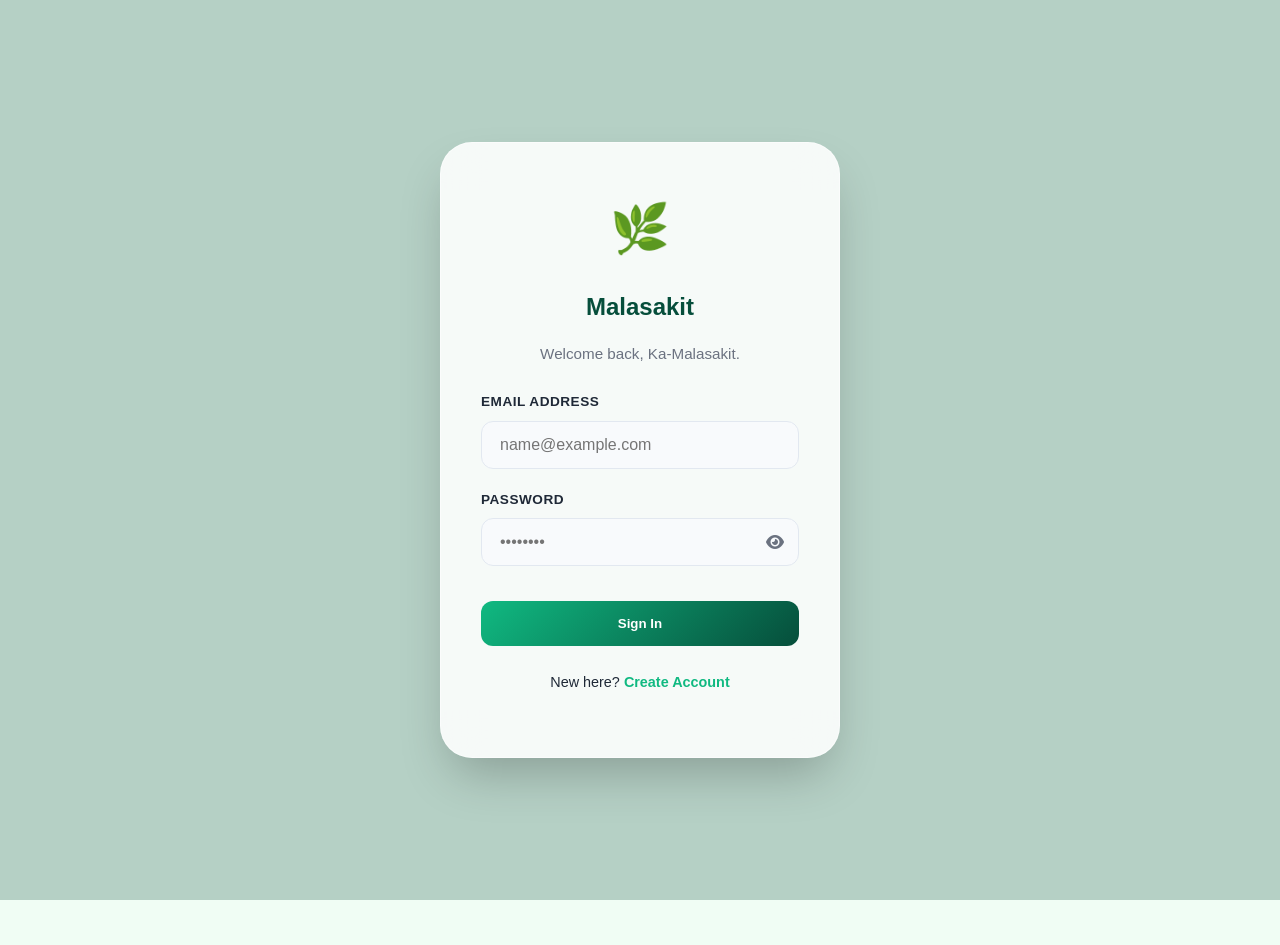
<file: MalasakitApp/login.html>
<!DOCTYPE html>
<html lang="en">
<head>
    <meta charset="UTF-8">
    <meta name="viewport" content="width=device-width, initial-scale=1.0">
    <title>Malasakit | Sign In</title>
    <link rel="stylesheet" href="style.css">
    <link href="https://fonts.googleapis.com/css2?family=Inter:wght@400;600;700&display=swap" rel="stylesheet">
    <link rel="stylesheet" href="https://cdnjs.cloudflare.com/ajax/libs/font-awesome/6.4.0/css/all.min.css">
    <style>
        .password-container {
            position: relative;
            display: flex;
            align-items: center;
        }
        .toggle-password {
            position: absolute;
            right: 15px;
            cursor: pointer;
            color: var(--text-light);
            transition: 0.3s;
            z-index: 10;
        }
        .toggle-password:hover {
            color: var(--mint);
        }
        /* Ensure input padding accounts for the icon */
        .password-container input {
            padding-right: 45px !important;
        }
    </style>
</head>
<body class="full-screen-bg">
    <div class="overlay"></div>

    <div class="glass-card fade-in">
        <div class="logo">🌿</div>
        <h2 style="color: var(--emerald); margin-bottom: 5px;">Malasakit</h2>
        <p style="color: var(--text-light); margin-bottom: 25px; font-size: 0.95rem;">Welcome back, Ka-Malasakit.</p>

        <form id="login-form">
            <div class="form-group" style="text-align: left;">
                <label>Email Address</label>
                <input type="email" placeholder="name@example.com" required>
            </div>
            
            <div class="form-group" style="text-align: left;">
                <label>Password</label>
                <div class="password-container">
                    <input type="password" id="login-password" placeholder="••••••••" required>
                    <i class="fa-solid fa-eye toggle-password" id="togglePassword"></i>
                </div>
            </div>

            <button type="submit" class="btn-glow">Sign In</button>
        </form>

        <p style="margin-top: 25px; font-size: 0.9rem; color: var(--text-main);">
            New here? <a href="signup.html" style="color: var(--mint); font-weight: 700; text-decoration: none;">Create Account</a>
        </p>
    </div>

    <script>
        // Show/Hide Toggle Logic
        const togglePassword = document.querySelector('#togglePassword');
        const password = document.querySelector('#login-password');

        togglePassword.addEventListener('click', function () {
            // toggle the type attribute
            const type = password.getAttribute('type') === 'password' ? 'text' : 'password';
            password.setAttribute('type', type);
            
            // toggle the icon
            this.classList.toggle('fa-eye');
            this.classList.toggle('fa-eye-slash');
        });

        // Form Submit
        document.getElementById('login-form').onsubmit = (e) => {
            e.preventDefault();
            window.location.href = "homepage.html";
        };
    </script>
</body>
</html>
</file>
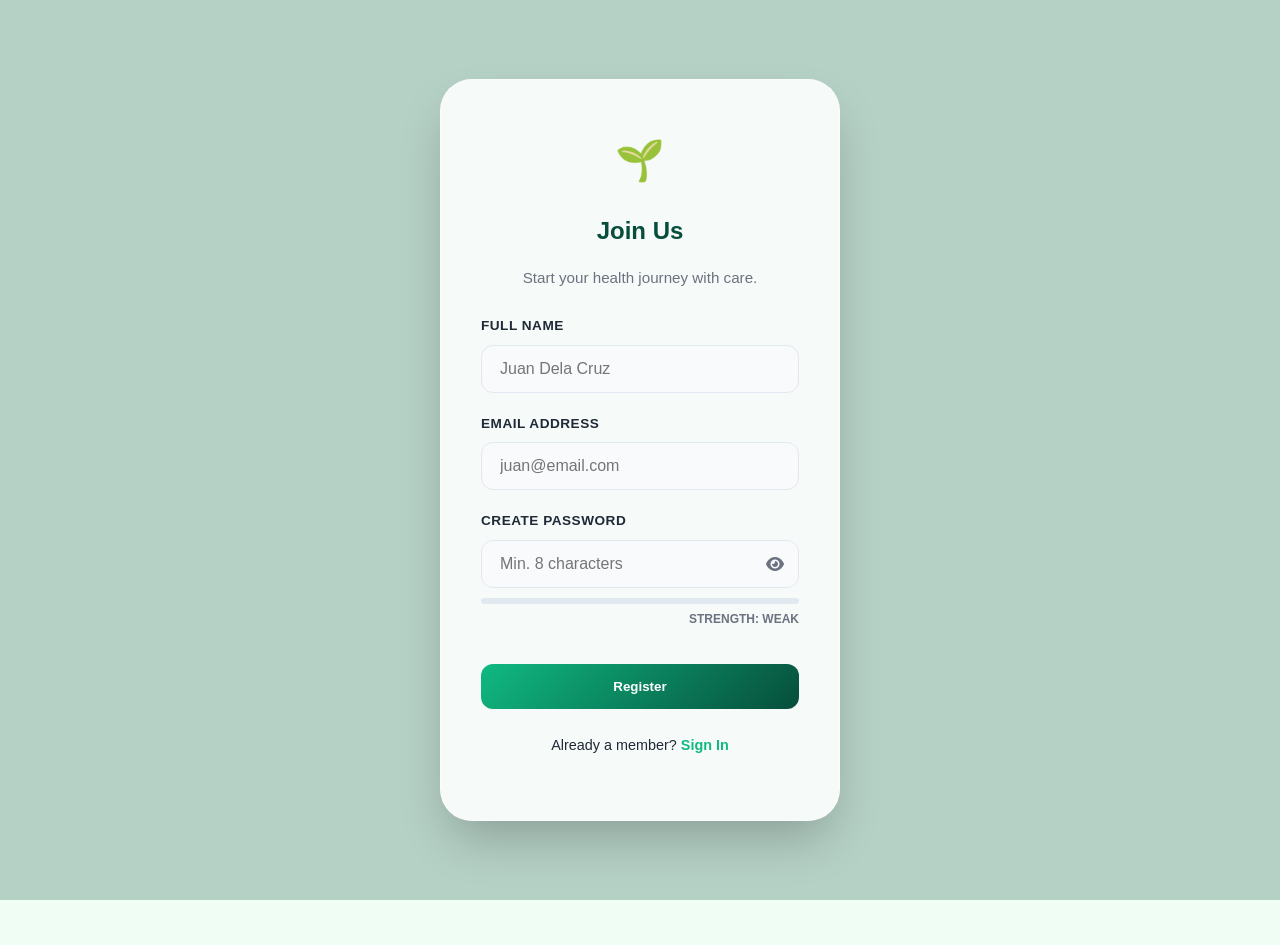
<file: MalasakitApp/signup.html>
<!DOCTYPE html>
<html lang="en">
<head>
    <meta charset="UTF-8">
    <meta name="viewport" content="width=device-width, initial-scale=1.0">
    <title>Malasakit | Join Us</title>
    <link rel="stylesheet" href="style.css">
    <link href="https://fonts.googleapis.com/css2?family=Inter:wght@400;600;700&display=swap" rel="stylesheet">
    <link rel="stylesheet" href="https://cdnjs.cloudflare.com/ajax/libs/font-awesome/6.4.0/css/all.min.css">
    <style>
        .password-wrapper {
            position: relative;
            display: flex;
            align-items: center;
        }
        .toggle-icon {
            position: absolute;
            right: 15px;
            cursor: pointer;
            color: var(--text-light);
            transition: 0.3s;
            z-index: 10;
        }
        .toggle-icon:hover {
            color: var(--mint);
        }
        .password-wrapper input {
            padding-right: 45px !important;
        }
    </style>
</head>
<body class="full-screen-bg">
    <div class="overlay"></div>

    <div class="glass-card fade-in">
        <div class="logo" style="font-size: 2.5rem;">🌱</div>
        <h2 style="color: var(--emerald); margin-bottom: 5px;">Join Us</h2>
        <p style="color: var(--text-light); margin-bottom: 25px; font-size: 0.95rem;">Start your health journey with care.</p>

        <form id="signup-form">
            <div class="form-group" style="text-align: left;">
                <label>Full Name</label>
                <input type="text" placeholder="Juan Dela Cruz" required>
            </div>

            <div class="form-group" style="text-align: left;">
                <label>Email Address</label>
                <input type="email" placeholder="juan@email.com" required>
            </div>
            
            <div class="form-group" style="text-align: left;">
                <label>Create Password</label>
                <div class="password-wrapper">
                    <input type="password" id="signup-password" placeholder="Min. 8 characters" required>
                    <i class="fa-solid fa-eye toggle-icon" id="toggleSignupPassword"></i>
                </div>
                
                <div id="strength-meter-container" style="margin-top: 10px;">
                    <div style="height: 6px; width: 100%; background: #e2e8f0; border-radius: 3px; overflow: hidden;">
                        <div id="strength-bar" style="height: 100%; width: 0%; transition: 0.4s ease; background: #ef4444;"></div>
                    </div>
                    <div id="strength-text" style="font-size: 0.75rem; margin-top: 6px; font-weight: 700; color: #6b7280; text-align: right;">
                        STRENGTH: <span id="strength-label">WEAK</span>
                    </div>
                </div>
            </div>

            <button type="submit" class="btn-glow">Register</button>
        </form>

        <p style="margin-top: 25px; font-size: 0.9rem; color: var(--text-main);">
            Already a member? <a href="login.html" style="color: var(--mint); font-weight: 700; text-decoration: none;">Sign In</a>
        </p>
    </div>

    <script src="script.js"></script>
</body>
</html>
</file>
<file: MalasakitApp/style.css>
/* --- UNIVERSAL STYLES --- */
:root {
    --emerald: #064e3b;
    --mint: #10b981;
    --sage: #ecfdf5;
    --glass: rgba(255, 255, 255, 0.82);
    --white: #ffffff;
    --text-main: #1f2937;
    --text-light: #6b7280;
}

body {
    margin: 0;
    font-family: 'Segoe UI', Roboto, sans-serif;
    background: #f0fdf4;
    color: var(--text-main);
    line-height: 1.6;
    min-height: 100vh;
}

.hidden { display: none !important; }
.container { max-width: 1100px; margin: 0 auto; padding: 0 20px; }

/* --- NAVBAR --- */
.navbar {
    background: var(--white);
    padding: 15px 0;
    box-shadow: 0 2px 15px rgba(0,0,0,0.05);
    position: sticky;
    top: 0;
    z-index: 1000;
    display: flex;
    justify-content: center;
}

.nav-container { 
    display: flex; 
    justify-content: space-between; 
    align-items: center; 
    width: 100%;
    max-width: 1100px;
    padding: 0 20px;
}

/* Restored Navbar Logo */
.navbar .logo { 
    font-size: 1.5rem; 
    font-weight: 700; 
    color: var(--emerald); 
    display: flex; 
    align-items: center; 
    gap: 8px; 
}

.nav-menu { list-style: none; display: flex; gap: 30px; margin: 0; }
.nav-menu a { text-decoration: none; color: var(--text-main); font-weight: 500; transition: 0.3s; }
.nav-menu a:hover, .nav-menu a.active { color: var(--mint); }

/* --- HERO SECTION (Homepage Fix) --- */
.hero {
    position: relative;
    height: 80vh;
    width: 100%;
    display: flex;
    justify-content: center;
    align-items: center;
    color: white;
    text-align: center;
    overflow: hidden;
}

.hero::before {
    content: "";
    position: absolute;
    top: 0; left: 0; width: 100%; height: 100%;
    background-image: url('https://images.trvl-media.com/place/6219548/d6edcc9e-ec7c-49f0-bf64-08bb9a6365af.jpg'); 
    background-size: cover;
    background-position: center;
    filter: blur(4px); /* Kept light for homepage */
    transform: scale(1.1);
    z-index: 1;
}

.hero-overlay {
    position: absolute;
    top: 0; left: 0; width: 100%; height: 100%;
    background: rgba(0, 0, 0, 0.45);
    z-index: 2;
}

.hero-content {
    position: relative;
    z-index: 3;
    max-width: 800px;
    padding: 20px;
    text-shadow: 0 2px 10px rgba(0,0,0,0.5);
}

.hero h1 { font-size: 3rem; margin-bottom: 20px; line-height: 1.2; }
.hero .highlight { color: var(--mint); } /* Fix for the span highlight */

.hero-btns { display: flex; gap: 15px; justify-content: center; flex-wrap: wrap; }

/* --- BUTTONS (Restored for Homepage) --- */
.btn-primary { 
    background: var(--mint); color: white; border: none; 
    padding: 15px 30px; border-radius: 50px; font-weight: 700; 
    cursor: pointer; transition: 0.3s; 
}
.btn-secondary { 
    background: var(--white); color: var(--emerald); border: none; 
    padding: 15px 30px; border-radius: 50px; font-weight: 700; 
    cursor: pointer; transition: 0.3s; 
}
.btn-outline-white { 
    background: transparent; border: 2px solid white; color: white; 
    padding: 13px 30px; border-radius: 50px; font-weight: 700; 
    cursor: pointer; transition: 0.3s; 
}

.btn-primary:hover, .btn-secondary:hover, .btn-outline-white:hover { 
    transform: translateY(-3px); 
    box-shadow: 0 10px 20px rgba(0,0,0,0.2); 
}

/* --- LOGIN/SIGNUP UI (Isolated) --- */
.full-screen-bg {
    position: fixed;
    top: 0; left: 0; width: 100vw; height: 100vh;
    display: flex; justify-content: center; align-items: center;
    overflow: hidden; z-index: 9999;
}

.full-screen-bg::before {
    content: "";
    position: absolute;
    top: 0; left: 0; width: 100%; height: 100%;
    background-image: url('https://images.trvl-media.com/place/6219548/d6edcc9e-ec7c-49f0-bf64-08bb9a6365af.jpg'); 
    background-size: cover; background-position: center;
    filter: blur(15px) brightness(0.8);
    transform: scale(1.1); z-index: -2;
}

.full-screen-bg .overlay {
    position: absolute;
    top: 0; left: 0; width: 100%; height: 100%;
    background: rgba(6, 78, 59, 0.25);
    z-index: -1; 
}

/* Glass Card - Updated to not conflict with homepage */
.glass-card {
    position: relative;
    z-index: 10;
    background: rgba(255, 255, 255, 0.88);
    backdrop-filter: blur(20px);
    -webkit-backdrop-filter: blur(20px);
    padding: 3rem 2.5rem;
    border-radius: 32px;
    border: 1px solid rgba(255, 255, 255, 0.5);
    box-shadow: 0 25px 50px -12px rgba(0, 0, 0, 0.25);
    width: 90%;
    max-width: 400px;
    text-align: center;
    box-sizing: border-box;
    animation: slideUp 0.6s ease-out;
}

.glass-card .logo { font-size: 3rem; margin-bottom: 10px; } /* Auth specific logo size */

.btn-glow {
    width: 100%;
    padding: 15px;
    margin-top: 15px;
    background: linear-gradient(135deg, var(--mint), var(--emerald));
    color: white;
    border: none;
    border-radius: 12px;
    font-weight: 700;
    cursor: pointer;
    transition: 0.3s;
}

/* --- ABOUT PROGRAM SECTION --- */
.about-program { padding: 80px 0; text-align: center; background: white; }
.section-title h2 { font-size: 2.2rem; color: var(--emerald); margin-bottom: 10px; }
.underline { width: 60px; height: 4px; background: var(--mint); margin: 0 auto 30px; border-radius: 2px; }
.description { max-width: 850px; margin: 0 auto 50px; font-size: 1.1rem; color: var(--text-light); }

.stats-grid { display: grid; grid-template-columns: repeat(auto-fit, minmax(250px, 1fr)); gap: 30px; }
.stat-item { 
    background: var(--sage); 
    padding: 40px; 
    border-radius: 20px; 
    box-shadow: 0 10px 30px rgba(6, 78, 59, 0.05); 
    border: 1px solid #d1fae5; 
    transition: 0.3s;
}
.stat-item:hover { transform: translateY(-10px); }
.stat-number { font-size: 2.5rem; font-weight: 800; color: var(--emerald); margin-bottom: 10px; }
.stat-label { font-weight: 600; color: var(--mint); text-transform: uppercase; letter-spacing: 1px; }

/* --- FOOTER --- */
.main-footer { background: #f8fafc; padding: 60px 0 20px; border-top: 1px solid #e2e8f0; }
.logo-footer { font-size: 1.5rem; font-weight: 700; color: var(--emerald); margin-bottom: 15px; }
.footer-grid { display: grid; grid-template-columns: repeat(auto-fit, minmax(200px, 1fr)); gap: 40px; margin-bottom: 40px; }
.footer-col h3 { color: var(--emerald); font-size: 1.1rem; margin-bottom: 20px; }
.footer-col ul { list-style: none; padding: 0; }
.footer-col ul li { margin-bottom: 10px; }
.footer-col a { color: var(--text-light); text-decoration: none; transition: 0.3s; }
.footer-col a:hover { color: var(--mint); }
.footer-bottom { text-align: center; border-top: 1px solid #e2e8f0; padding-top: 20px; font-size: 0.85rem; color: var(--text-light); }

/* --- ANIMATIONS --- */
.fade-in { animation: fadeIn 0.8s ease-out; }
@keyframes fadeIn { from { opacity: 0; } to { opacity: 1; } }
@keyframes slideUp { from { transform: translateY(20px); opacity: 0; } to { transform: translateY(0); opacity: 1; } }

/* --- PROFILE DROPDOWN --- */
.profile-dropdown {
    position: relative;
    cursor: pointer;
    margin-left: 20px;
}

.profile-icon img {
    width: 40px;
    height: 40px;
    border-radius: 50%;
    border: 2px solid var(--mint);
    transition: 0.3s;
}

.profile-icon:hover img {
    transform: scale(1.1);
    box-shadow: 0 0 10px rgba(16, 185, 129, 0.3);
}

/* Hidden by default */
.dropdown-menu {
    position: absolute;
    right: 0;
    top: 50px;
    background: var(--white);
    min-width: 180px;
    border-radius: 12px;
    box-shadow: 0 10px 25px rgba(0,0,0,0.1);
    list-style: none;
    padding: 10px 0;
    opacity: 0;
    visibility: hidden;
    transform: translateY(10px);
    transition: 0.3s;
    z-index: 1001;
}

/* Show on Hover */
.profile-dropdown:hover .dropdown-menu {
    opacity: 1;
    visibility: visible;
    transform: translateY(0);
}

.dropdown-menu li a {
    padding: 12px 20px;
    display: flex;
    align-items: center;
    gap: 10px;
    text-decoration: none;
    color: var(--text-main);
    font-size: 0.9rem;
    font-weight: 500;
    transition: 0.2s;
}

.dropdown-menu li a span {
    font-size: 1.1rem;
}

.dropdown-menu li a:hover {
    background: var(--sage);
    color: var(--emerald);
}

.dropdown-menu .divider {
    height: 1px;
    background: #eee;
    margin: 8px 0;
}

.dropdown-menu li a.logout-btn {
    color: #ef4444; /* Red for logout */
}

.dropdown-menu li a.logout-btn:hover {
    background: #fef2f2;
}
/* --- PROFILE PAGE LAYOUT FIX --- */
/* Wrap your <main> in this class to keep it centered like the homepage sections */
.profile-container {
    max-width: 1100px;
    margin: 40px auto;
    padding: 0 20px;
    display: grid;
    grid-template-columns: 280px 1fr;
    gap: 30px;
    align-items: start;
}

/* Sidebar Styling */
.profile-sidebar {
    background: var(--white);
    padding: 30px 20px;
    border-radius: 20px;
    box-shadow: 0 10px 25px rgba(0,0,0,0.05);
    position: sticky;
    top: 100px; /* Sticks the sidebar when scrolling */
}

.sidebar-user {
    text-align: center;
    margin-bottom: 30px;
    padding-bottom: 20px;
    border-bottom: 1px solid #f1f5f9;
}

.sidebar-user img {
    width: 90px;
    height: 90px;
    border-radius: 50%;
    margin-bottom: 12px;
    border: 3px solid var(--sage);
    object-fit: cover;
}

.sidebar-user h3 { font-size: 1.1rem; color: var(--emerald); margin: 0; }
.sidebar-user p { font-size: 0.85rem; color: var(--text-light); margin-top: 5px; }

.sidebar-nav { list-style: none; padding: 0; margin: 0; }
.sidebar-nav li a {
    display: flex;
    align-items: center;
    gap: 12px;
    padding: 12px 15px;
    text-decoration: none;
    color: var(--text-main);
    border-radius: 12px;
    transition: 0.3s;
    margin-bottom: 8px;
    font-weight: 500;
}

.sidebar-nav li.active a, 
.sidebar-nav li a:hover {
    background: var(--sage);
    color: var(--emerald);
}

/* Form & Content Card */
.content-card {
    background: var(--white);
    padding: 40px;
    border-radius: 24px;
    box-shadow: 0 10px 30px rgba(0,0,0,0.04);
}

.content-card h2 { margin: 0; color: var(--emerald); font-size: 1.8rem; }

.form-row { 
    display: grid; 
    grid-template-columns: 1fr 1fr; 
    gap: 20px; 
}

/* Ensure inputs in profile match the homepage's clean style */
.form-group { margin-bottom: 20px; }
.form-group label {
    display: block;
    font-size: 0.85rem;
    font-weight: 700;
    margin-bottom: 8px;
    color: var(--text-main);
    text-transform: uppercase;
    letter-spacing: 0.5px;
}

.form-group input, 
.form-group textarea {
    width: 100%;
    padding: 14px 18px;
    border-radius: 12px;
    border: 1px solid #e2e8f0;
    background: #f8fafc;
    font-size: 1rem;
    transition: 0.3s;
    box-sizing: border-box;
}

.form-group input:focus {
    outline: none;
    border-color: var(--mint);
    background: var(--white);
    box-shadow: 0 0 0 4px var(--sage);
}

/* Responsive fix */
@media (max-width: 850px) {
    .profile-container { 
        grid-template-columns: 1fr; 
        margin-top: 20px;
    }
    .profile-sidebar { position: relative; top: 0; }
    .form-row { grid-template-columns: 1fr; }
}
/* --- AVATAR SELECTION UI --- */
.avatar-selection-area {
    display: flex;
    align-items: center;
    gap: 40px;
    margin-bottom: 40px;
    padding: 20px;
    background: var(--sage);
    border-radius: 20px;
}

.current-avatar-preview {
    position: relative;
    width: 120px;
    height: 120px;
}

.current-avatar-preview img {
    width: 100%;
    height: 100%;
    border-radius: 50%;
    object-fit: cover;
    border: 4px solid var(--white);
    box-shadow: 0 5px 15px rgba(0,0,0,0.1);
}

.upload-label {
    position: absolute;
    bottom: 5px;
    right: 5px;
    background: var(--mint);
    color: white;
    width: 35px;
    height: 35px;
    border-radius: 50%;
    display: flex;
    justify-content: center;
    align-items: center;
    cursor: pointer;
    border: 3px solid var(--white);
    transition: 0.3s;
}

.upload-label:hover { transform: scale(1.1); background: var(--emerald); }

.avatar-options label {
    display: block;
    font-size: 0.8rem;
    font-weight: 700;
    color: var(--emerald);
    margin-bottom: 10px;
    text-transform: uppercase;
}

.avatar-grid {
    display: flex;
    gap: 15px;
}

.avatar-grid img {
    width: 50px;
    height: 50px;
    border-radius: 50%;
    cursor: pointer;
    border: 2px solid transparent;
    transition: 0.2s;
    background: var(--white);
}

.avatar-grid img:hover {
    border-color: var(--mint);
    transform: translateY(-3px);
}

/* Responsive adjustment */
@media (max-width: 600px) {
    .avatar-selection-area { flex-direction: column; text-align: center; }
}
</file>
